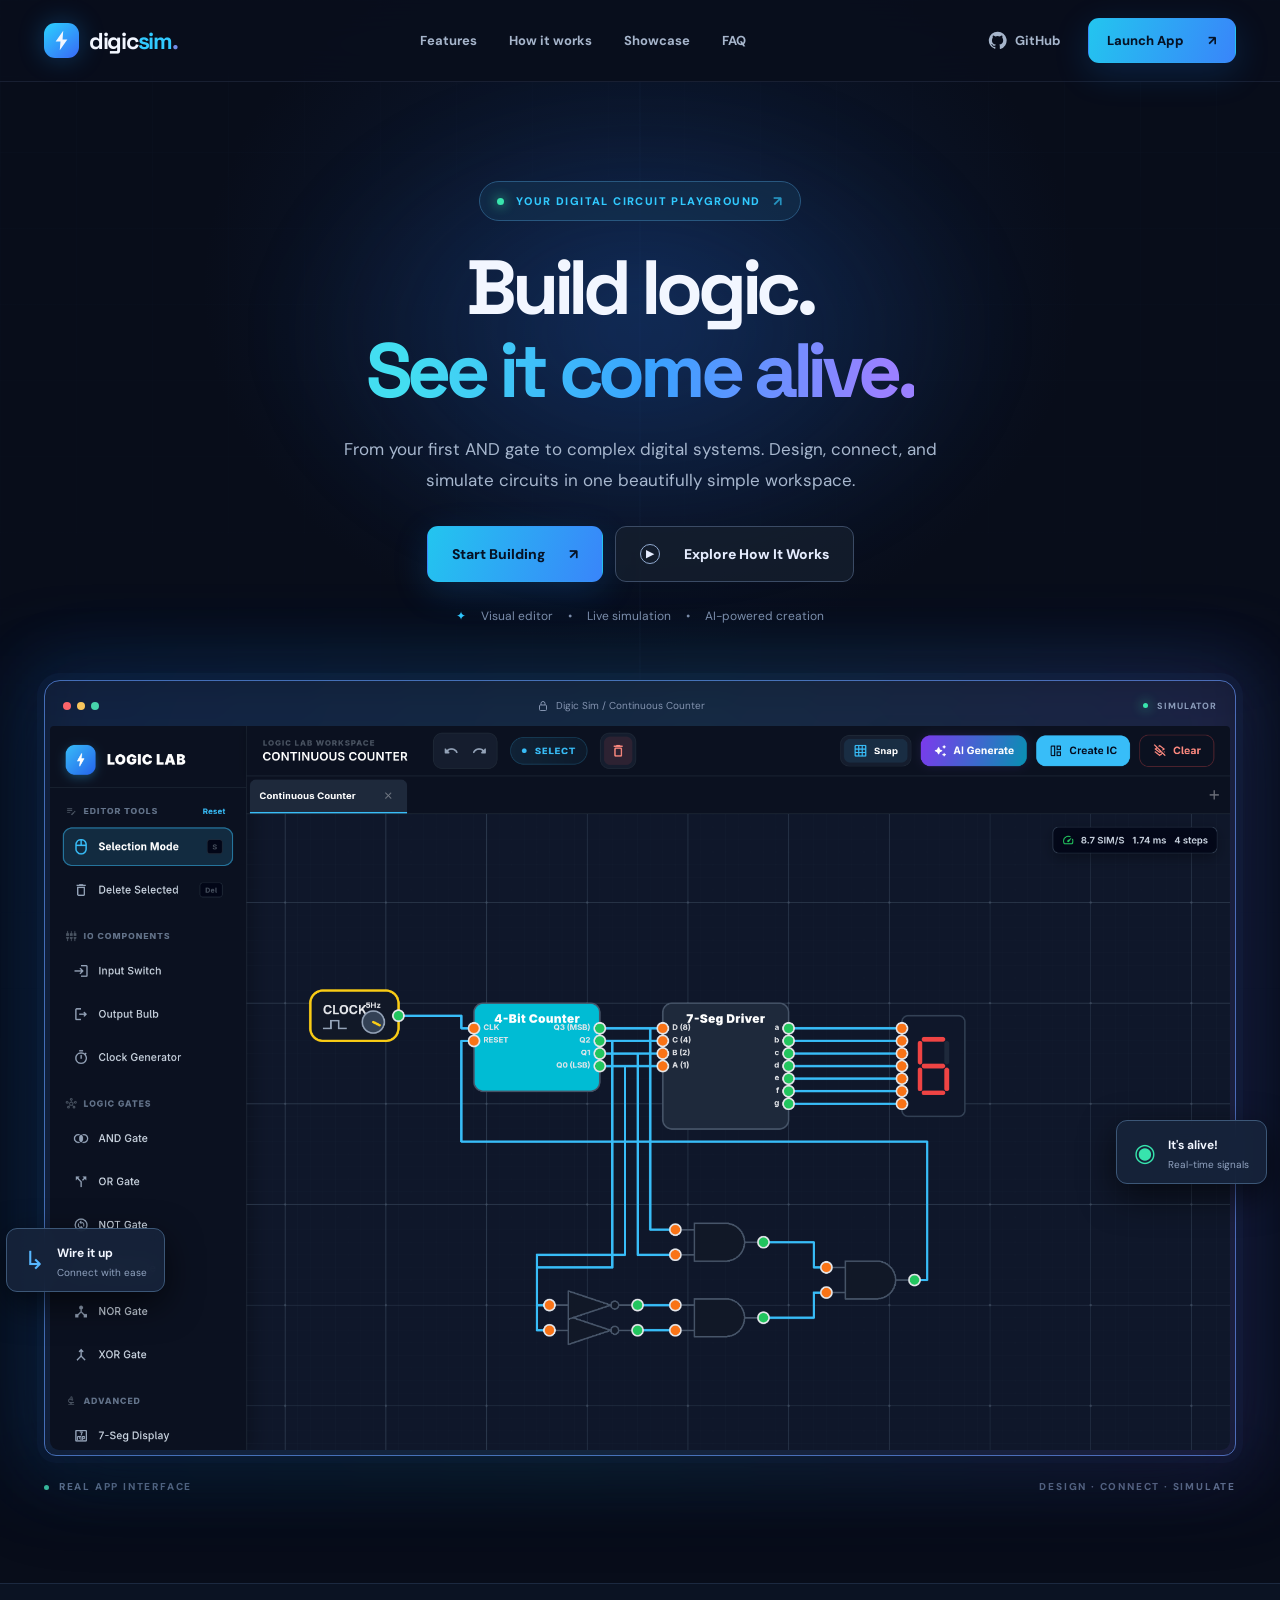
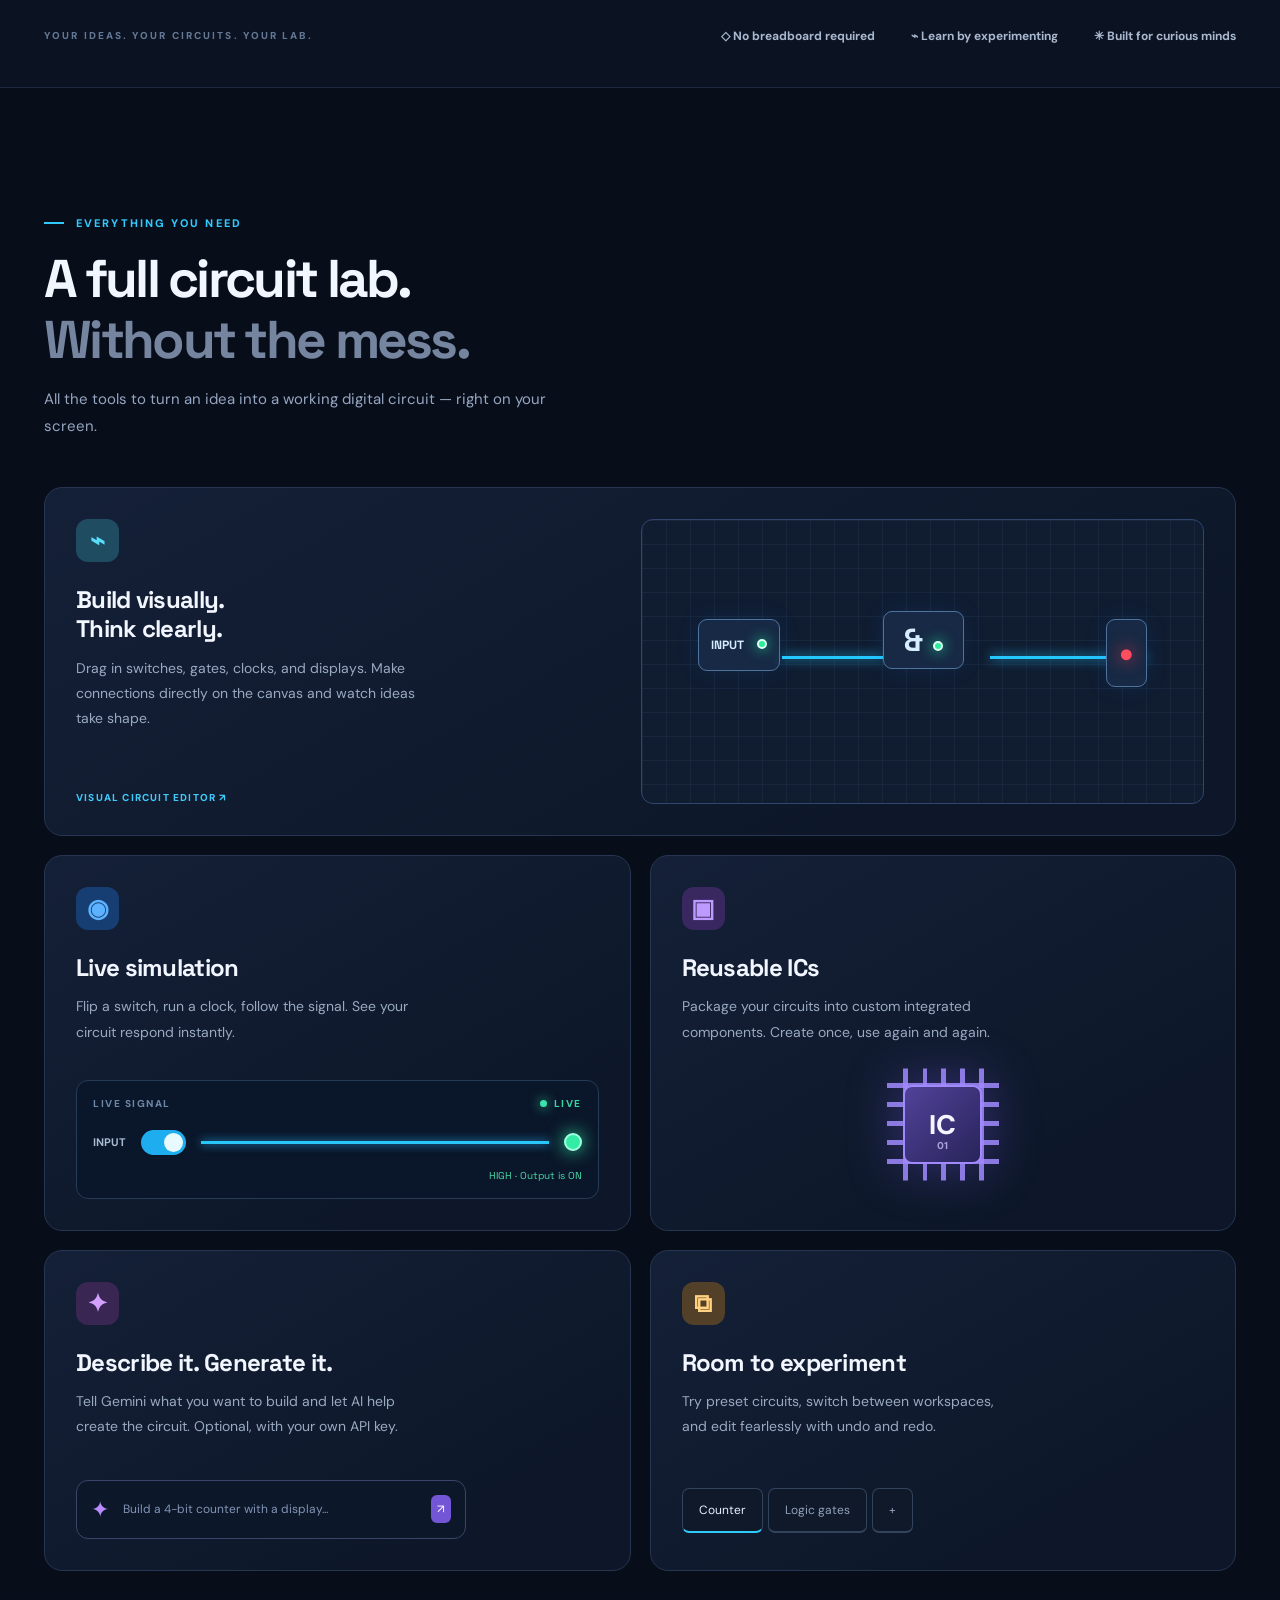
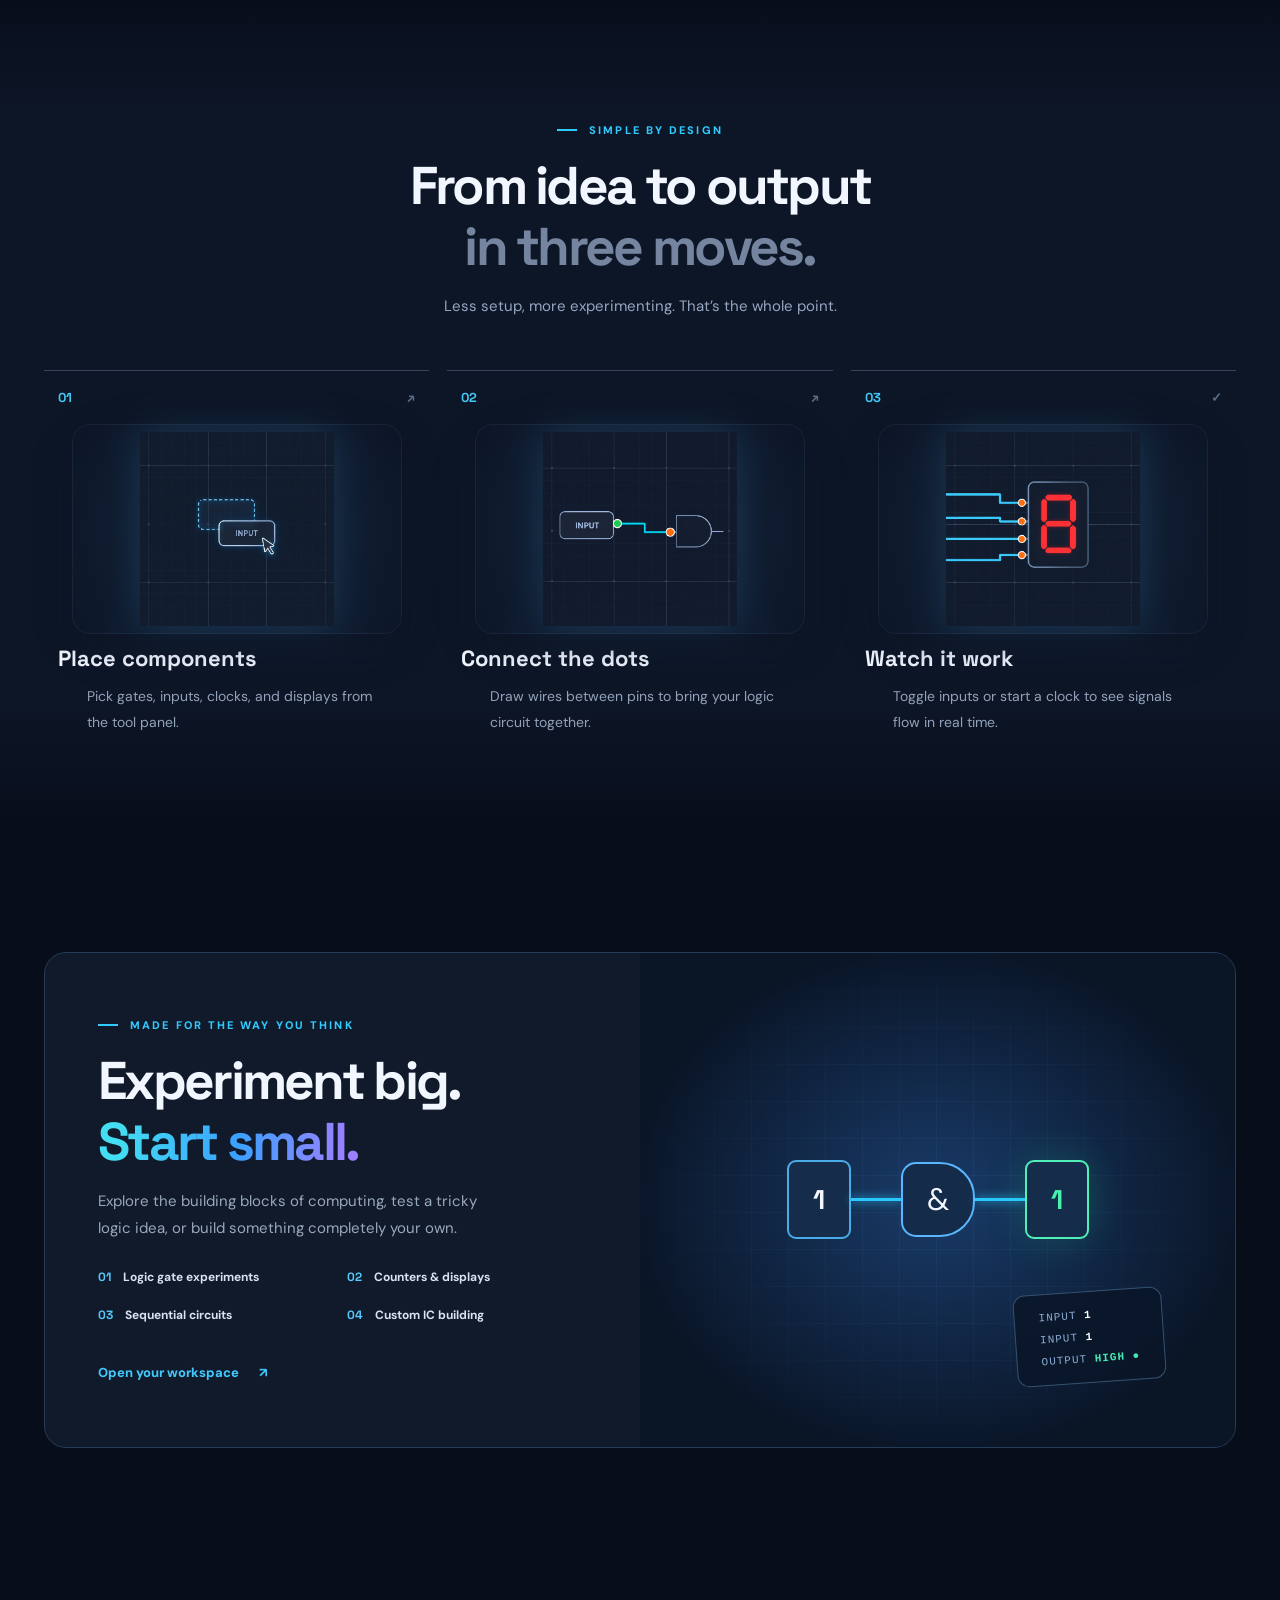
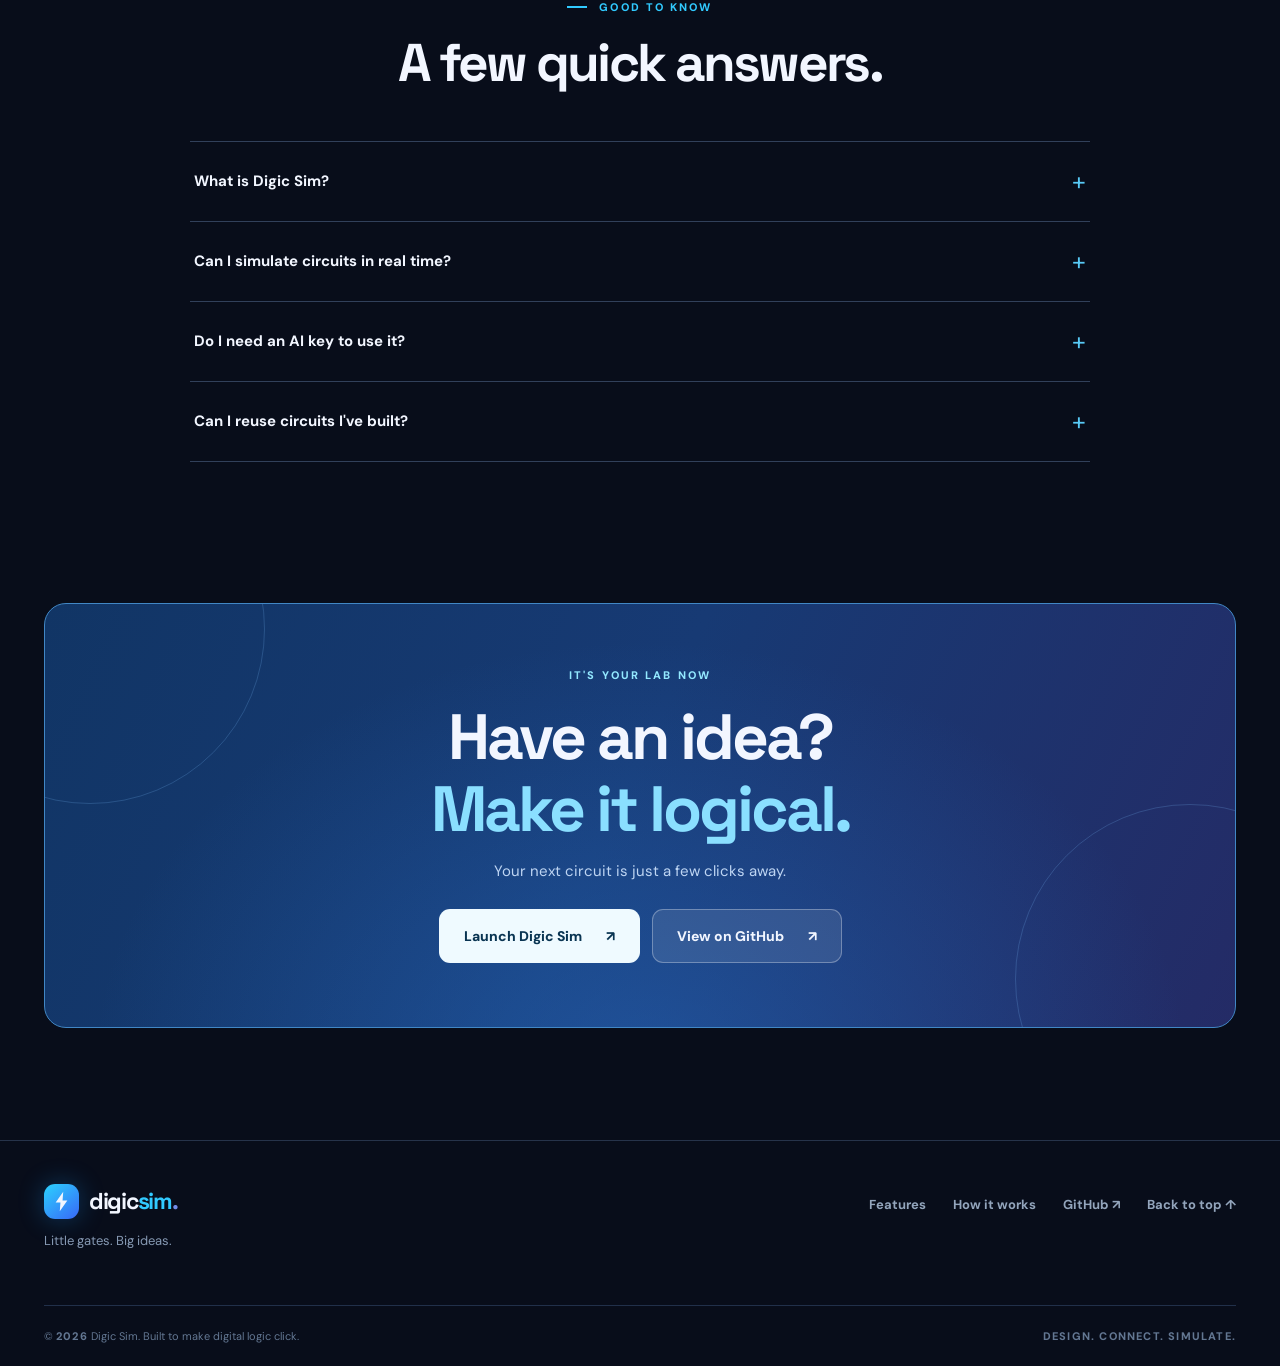
<file: digic-sim-landing/index.html>
<!doctype html>
<html lang="en">
<head>
  <meta charset="UTF-8" />
  <meta name="viewport" content="width=device-width, initial-scale=1" />
  <meta name="theme-color" content="#090f20" />
  <meta name="description" content="Digic Sim is a visual digital logic simulator. Build, connect and simulate circuits, create reusable ICs and generate circuits with AI." />
  <meta property="og:title" content="Digic Sim — Digital Logic Simulator" />
  <meta property="og:description" content="Your digital circuit playground. Design, simulate, and experiment with digital logic in a visual workspace." />
  <meta property="og:type" content="website" />
  <meta property="og:image" content="assets/logic-lab-banner.png" />
  <title>Digic Sim — Build logic. See it come alive.</title>
  <link rel="icon" href="assets/favicon.svg" type="image/svg+xml" />
  <link rel="stylesheet" href="styles.css" />
  <script defer src="script.js"></script>
</head>
<body>
  <div class="site-bg" aria-hidden="true"></div>
  <header class="site-header" id="top">
    <div class="container header-inner">
      <a class="brand" href="#top" aria-label="Digic Sim home"><span class="brand-icon"><svg viewBox="0 0 24 24" fill="currentColor" aria-hidden="true"><path d="M13.8 1.8 5.9 13h5l-.7 9.2L18.1 11h-5l.7-9.2Z"/></svg></span><span>digic<span class="brand-sub">sim</span><span class="brand-dot">.</span></span></a>
      <nav class="nav" id="site-nav" aria-label="Main navigation"><a href="#features">Features</a><a href="#how-it-works">How it works</a><a href="#showcase">Showcase</a><a href="#faq">FAQ</a></nav>
      <div class="header-actions"><a class="github-link" data-github-link href="https://github.com/carbonanik/digic-sim" target="_blank" rel="noopener noreferrer"><svg viewBox="0 0 24 24" fill="currentColor" aria-hidden="true"><path d="M12 .9a11.1 11.1 0 0 0-3.5 21.6c.55.1.75-.24.75-.53v-2c-3.05.66-3.7-1.3-3.7-1.3-.5-1.25-1.22-1.58-1.22-1.58-.99-.68.08-.67.08-.67 1.1.08 1.68 1.14 1.68 1.14.98 1.67 2.58 1.18 3.2.9.1-.72.38-1.18.69-1.45-2.43-.28-4.98-1.22-4.98-5.46 0-1.2.43-2.19 1.14-2.96-.12-.28-.5-1.4.11-2.9 0 0 .93-.3 3.05 1.13a10.6 10.6 0 0 1 5.55 0c2.12-1.43 3.04-1.13 3.04-1.13.61 1.5.23 2.62.12 2.9.71.77 1.13 1.76 1.13 2.96 0 4.25-2.55 5.17-4.98 5.45.39.34.74 1.01.74 2.05v3.04c0 .29.2.64.76.53A11.1 11.1 0 0 0 12 .9Z"/></svg> GitHub</a><a class="btn btn-primary header-cta" data-app-link href="#showcase">Launch App <span aria-hidden="true">↗</span></a></div>
      <button class="menu-toggle" id="menu-toggle" type="button" aria-label="Open navigation" aria-expanded="false" aria-controls="site-nav"><span></span><span></span><span></span></button>
    </div>
  </header>
  <main>
    <section class="hero container" aria-labelledby="hero-title">
      <div class="hero-halo" aria-hidden="true"></div>
      <div class="eyebrow reveal"><span class="pulse"></span> YOUR DIGITAL CIRCUIT PLAYGROUND <span class="eyebrow-arrow">↗</span></div>
      <h1 class="reveal" id="hero-title">Build logic.<br/><span class="gradient-text">See it come alive.</span></h1>
      <p class="hero-copy reveal">From your first AND gate to complex digital systems. Design, connect, and simulate circuits in one beautifully simple workspace.</p>
      <div class="hero-actions reveal"><a class="btn btn-primary btn-large" data-app-link href="#showcase">Start Building <span aria-hidden="true">↗</span></a><button class="btn btn-outline btn-large" id="explore-video-button" type="button"><span class="play-icon" aria-hidden="true">▶</span> Explore How It Works</button></div>
      <div class="hero-proof reveal"><span class="proof-symbol">✦</span> Visual editor <span>•</span> Live simulation <span>•</span> AI-powered creation</div>
      <div class="showcase-shell reveal" id="showcase">
        <div class="showcase-glow" aria-hidden="true"></div>
        <div class="window-top"><div class="window-dots" aria-hidden="true"><i></i><i></i><i></i></div><span class="window-url"><svg viewBox="0 0 24 24" fill="none" stroke="currentColor" stroke-width="2" aria-hidden="true"><rect x="5" y="10" width="14" height="11" rx="2"/><path d="M8 10V7a4 4 0 0 1 8 0v3"/></svg> Digic Sim / Continuous Counter</span><span class="window-live"><span class="pulse"></span> SIMULATOR</span></div>
        <img class="simulator-image" src="assets/simulator.png" width="1564" height="960" alt="Digic Sim simulator showing a continuous counter circuit with connected clock, 4-bit counter, 7-segment driver, and gates" fetchpriority="high" />
        <div class="float-card float-card-left" aria-hidden="true"><span class="float-icon">↳</span><span><b>Wire it up</b><small>Connect with ease</small></span></div>
        <div class="float-card float-card-right" aria-hidden="true"><span class="float-icon teal">◉</span><span><b>It's alive!</b><small>Real-time signals</small></span></div>
      </div>
      <div class="showcase-caption"><span><span class="caption-dot"></span> REAL APP INTERFACE</span><span>DESIGN · CONNECT · SIMULATE</span></div>
    </section>
    <section class="trust-strip"><div class="container trust-inner"><p>YOUR IDEAS. YOUR CIRCUITS. YOUR LAB.</p><div class="trust-details"><span>◇ No breadboard required</span><span>⌁ Learn by experimenting</span><span>✳ Built for curious minds</span></div></div></section>
    <section class="section container" id="features" aria-labelledby="features-title"><div class="section-heading reveal"><div class="section-kicker"><span class="dash"></span> EVERYTHING YOU NEED</div><h2 id="features-title">A full circuit lab.<br/><span class="text-muted">Without the mess.</span></h2><p>All the tools to turn an idea into a working digital circuit — right on your screen.</p></div><div class="feature-grid">
      <article class="feature-card feature-wide reveal"><div class="feature-text"><div class="feature-icon cyan">⌁</div><h3>Build visually.<br/>Think clearly.</h3><p>Drag in switches, gates, clocks, and displays. Make connections directly on the canvas and watch ideas take shape.</p><span class="feature-tag">VISUAL CIRCUIT EDITOR ↗</span></div><div class="mini-editor" aria-hidden="true"><div class="mini-grid"></div><div class="mini-block mini-switch">INPUT <span class="green-led"></span></div><div class="mini-wire wire-one"></div><div class="mini-block mini-gate">&amp;<span class="green-led"></span></div><div class="mini-wire wire-two"></div><div class="mini-block mini-output">●</div></div></article>
      <article class="feature-card reveal"><div class="feature-icon blue">◉</div><h3>Live simulation</h3><p>Flip a switch, run a clock, follow the signal. See your circuit respond instantly.</p><div class="signal-demo" aria-label="Interactive logic signal demonstration"><div class="signal-header"><span>LIVE SIGNAL</span><span class="live-tag"><span class="pulse"></span> LIVE</span></div><div class="signal-line"><span>INPUT</span><button id="demo-switch" class="demo-switch" type="button" aria-pressed="true" aria-label="Toggle simulated signal"><span></span></button><span class="demo-line" id="demo-line"></span><span id="demo-led" class="demo-led active"></span></div><span class="demo-caption" id="demo-caption">HIGH · Output is ON</span></div></article>
      <article class="feature-card reveal"><div class="feature-icon purple">▣</div><h3>Reusable ICs</h3><p>Package your circuits into custom integrated components. Create once, use again and again.</p><div class="chip-art" aria-hidden="true"><div class="chip-inner">IC<span>01</span></div></div></article>
      <article class="feature-card reveal"><div class="feature-icon violet">✦</div><h3>Describe it. Generate it.</h3><p>Tell Gemini what you want to build and let AI help create the circuit. Optional, with your own API key.</p><div class="prompt-art" aria-hidden="true"><span class="prompt-spark">✦</span><span>Build a 4-bit counter with a display...</span><span class="prompt-arrow">↗</span></div></article>
      <article class="feature-card reveal"><div class="feature-icon amber">⧉</div><h3>Room to experiment</h3><p>Try preset circuits, switch between workspaces, and edit fearlessly with undo and redo.</p><div class="workspace-art" aria-hidden="true"><span class="active">Counter</span><span>Logic gates</span><span>+</span></div></article>
    </div></section>
    <section class="section steps-section" id="how-it-works"><div class="container"><div class="section-heading centered reveal"><div class="section-kicker"><span class="dash"></span> SIMPLE BY DESIGN</div><h2>From idea to output<br/><span class="text-muted">in three moves.</span></h2><p>Less setup, more experimenting. That’s the whole point.</p></div>    <div class="steps-grid"><article class="step reveal"><div class="step-num">01<span>↗</span></div><img class="step-visual" src="assets/1-component-pacement.png" alt="Place components on the circuit board" /><h3>Place components</h3><p>Pick gates, inputs, clocks, and displays from the tool panel.</p></article><article class="step reveal"><div class="step-num">02<span>↗</span></div><img class="step-visual" src="assets/2-component-connection.png" alt="Connect logic components together" /><h3>Connect the dots</h3><p>Draw wires between pins to bring your logic circuit together.</p></article><article class="step reveal"><div class="step-num">03<span>✓</span></div><img class="step-visual" src="assets/3-component-running.png" alt="Run the circuit and observe output" /><h3>Watch it work</h3><p>Toggle inputs or start a clock to see signals flow in real time.</p></article></div></div></section>
    <section class="section container" id="possibilities"><div class="split-panel reveal"><div class="split-copy"><div class="section-kicker"><span class="dash"></span> MADE FOR THE WAY YOU THINK</div><h2>Experiment big.<br/><span class="gradient-text">Start small.</span></h2><p>Explore the building blocks of computing, test a tricky logic idea, or build something completely your own.</p><div class="use-cases"><span><b>01</b> Logic gate experiments</span><span><b>02</b> Counters &amp; displays</span><span><b>03</b> Sequential circuits</span><span><b>04</b> Custom IC building</span></div><a class="text-link" data-app-link href="#showcase">Open your workspace <span>↗</span></a></div><div class="split-visual"><div class="circuit-pattern"></div><div class="logic-sequence" aria-hidden="true"><span class="logic-node">1</span><span class="logic-connection"></span><span class="logic-gate-symbol">&amp;</span><span class="logic-connection"></span><span class="logic-result">1</span></div><div class="code-float">INPUT <b>1</b><br/>INPUT <b>1</b><br/>OUTPUT <b class="result-high">HIGH ●</b></div></div></div></section>
    <section class="section faq-section container" id="faq"><div class="section-heading centered reveal"><div class="section-kicker"><span class="dash"></span> GOOD TO KNOW</div><h2>A few quick answers.</h2></div><div class="faq-list reveal"><details><summary>What is Digic Sim?<span>+</span></summary><p>Digic Sim is a Flutter application for designing and simulating digital logic circuits with a visual editor.</p></details><details><summary>Can I simulate circuits in real time?<span>+</span></summary><p>Yes. Connect components, toggle input switches, and run clocks to observe the logic signals and outputs update.</p></details><details><summary>Do I need an AI key to use it?<span>+</span></summary><p>No. The visual editor and simulation work independently. AI circuit generation is an optional feature that uses a Gemini API key you provide.</p></details><details><summary>Can I reuse circuits I've built?<span>+</span></summary><p>Yes. Digic Sim supports creating reusable integrated circuits (ICs) from your designs, along with multiple workspaces and preset circuits.</p></details></div></section>
    <section class="cta-section container"><div class="cta-panel reveal"><div class="cta-orb orb-one" aria-hidden="true"></div><div class="cta-orb orb-two" aria-hidden="true"></div><div class="section-kicker">IT'S YOUR LAB NOW</div><h2>Have an idea?<br/><span>Make it logical.</span></h2><p>Your next circuit is just a few clicks away.</p><div class="cta-actions"><a class="btn btn-light btn-large" data-app-link href="#showcase">Launch Digic Sim <span>↗</span></a><a class="btn btn-glass btn-large" data-github-link href="https://github.com/carbonanik/digic-sim" target="_blank" rel="noopener noreferrer">View on GitHub <span>↗</span></a></div></div></section>
  </main>
  <dialog class="video-dialog" id="video-dialog" aria-label="Explore how Digic Sim works">
    <div class="video-dialog-content">
      <button class="video-dialog-close" id="video-dialog-close" type="button" aria-label="Close video">×</button>
      <div class="video-frame">
        <iframe id="how-it-works-video" title="Explore how Digic Sim works" allow="autoplay; encrypted-media; picture-in-picture" referrerpolicy="strict-origin-when-cross-origin" allowfullscreen></iframe>
      </div>
    </div>
  </dialog>
  <footer class="footer"><div class="container footer-top"><div><a class="brand" href="#top"><span class="brand-icon"><svg viewBox="0 0 24 24" fill="currentColor"><path d="M13.8 1.8 5.9 13h5l-.7 9.2L18.1 11h-5l.7-9.2Z"/></svg></span><span>digic<span class="brand-sub">sim</span><span class="brand-dot">.</span></span></a><p>Little gates. Big ideas.</p></div><div class="footer-links"><a href="#features">Features</a><a href="#how-it-works">How it works</a><a data-github-link href="https://github.com/carbonanik/digic-sim" target="_blank" rel="noopener noreferrer">GitHub ↗</a><a href="#top">Back to top ↑</a></div></div><div class="container footer-bottom"><span>© <span id="year"></span> Digic Sim. Built to make digital logic click.</span><span>DESIGN. CONNECT. SIMULATE.</span></div></footer>
</body>
</html>
</file>
<file: digic-sim-landing/styles.css>
@import url('https://fonts.googleapis.com/css2?family=DM+Sans:wght@400;500;600;700;800&family=Space+Grotesk:wght@400;500;600;700&display=swap');

:root {
    --bg: #080d1a;
    --panel: #10192c;
    --panel2: #121e34;
    --line: #263249;
    --text: #f2f6ff;
    --muted: #8897b1;
    --cyan: #31caff;
    --blue: #3a80fb;
    --purple: #876bfb;
    --green: #37e4ad;
    --container: 1192px
}

* {
    box-sizing: border-box
}

html {
    scroll-behavior: smooth;
    scroll-padding-top: 92px
}

body {
    margin: 0;
    background: var(--bg);
    color: var(--text);
    font-family: 'DM Sans', sans-serif;
    -webkit-font-smoothing: antialiased;
    overflow-x: hidden
}

a {
    color: inherit;
    text-decoration: none
}

button {
    font: inherit
}

button:focus-visible,
a:focus-visible,
summary:focus-visible {
    outline: 2px solid var(--cyan);
    outline-offset: 4px
}

::selection {
    background: #2c9cdbaa;
    color: #fff
}

.site-bg {
    pointer-events: none;
    position: absolute;
    inset: 0 0 auto;
    height: 1250px;
    z-index: -1;
    background: radial-gradient(ellipse 38% 32% at 50% 23%, #14326371, transparent 90%), linear-gradient(90deg, transparent 49.9%, #15233a38 50%, transparent 50.1%);
    overflow: hidden
}

.site-bg:after {
    content: '';
    position: absolute;
    inset: 0;
    background-image: linear-gradient(#19274322 1px, transparent 1px), linear-gradient(90deg, #19274322 1px, transparent 1px);
    background-size: 76px 76px;
    mask-image: linear-gradient(#0009, transparent 85%)
}

.container {
    width: min(calc(100% - 56px), var(--container));
    margin: auto
}

.site-header {
    height: 82px;
    position: relative;
    z-index: 50;
    border-bottom: 1px solid #26314786;
    background: #090f1ded;
    backdrop-filter: blur(18px)
}

.header-inner {
    height: 100%;
    display: flex;
    align-items: center;
    gap: 42px
}

.brand {
    font-family: 'Space Grotesk', sans-serif;
    font-size: 23px;
    font-weight: 700;
    letter-spacing: -1.3px;
    display: inline-flex;
    align-items: center;
    gap: 10px;
    white-space: nowrap
}

.brand-icon {
    height: 35px;
    width: 35px;
    border-radius: 11px;
    background: linear-gradient(140deg, #2bd2fe, #3868f7);
    display: grid;
    place-items: center;
    box-shadow: 0 0 26px #1a9cff4d
}

.brand-icon svg {
    width: 23px;
    height: 23px
}

.brand-sub {
    color: var(--cyan)
}

.brand-dot {
    color: #738de9
}

.nav {
    display: flex;
    gap: 32px;
    margin: auto
}

.nav a,
.github-link {
    font-size: 13px;
    font-weight: 700;
    color: #a6b5cb;
    transition: color .2s
}

.nav a:hover,
.github-link:hover,
.footer a:hover {
    color: #fff
}

.header-actions {
    display: flex;
    align-items: center;
    gap: 27px
}

.github-link {
    display: flex;
    align-items: center;
    gap: 8px;
    white-space: nowrap
}

.github-link svg {
    width: 19px;
    height: 19px
}

.btn {
    border-radius: 11px;
    display: inline-flex;
    align-items: center;
    justify-content: center;
    gap: 24px;
    font-weight: 800;
    font-size: 13px;
    white-space: nowrap;
    transition: transform .22s, box-shadow .22s, background .22s;
    border: 1px solid transparent
}

.btn:hover {
    transform: translateY(-3px)
}

.btn-primary {
    background: linear-gradient(110deg, #23c5ef, #3985fa);
    color: #061225;
    padding: 13px 18px;
    box-shadow: 0 10px 35px #188cfd2e
}

.btn-primary:hover {
    box-shadow: 0 15px 38px #188cfd57
}

.btn-large {
    padding: 17px 24px;
    font-size: 14px;
    min-height: 54px
}

.btn-outline {
    background: #151e2ecc;
    border-color: #3b4b65;
    color: #e6edff
}

.btn-outline:hover {
    background: #1c2940
}

.play-icon {
    font-size: 10px;
    border: 1px solid #90a9cf;
    border-radius: 50%;
    width: 20px;
    height: 20px;
    display: grid;
    place-items: center
}

.menu-toggle {
    display: none
}

.hero {
    position: relative;
    text-align: center;
    padding-top: 99px
}

.hero-halo {
    position: absolute;
    pointer-events: none;
    top: 10px;
    left: 20%;
    width: 60%;
    height: 480px;
    background: radial-gradient(ellipse, #1c53aa48, transparent 72%);
    filter: blur(32px);
    z-index: -1
}

.eyebrow,
.section-kicker {
    font-size: 11px;
    letter-spacing: 2.1px;
    color: var(--cyan);
    font-weight: 800;
    display: flex;
    align-items: center;
    gap: 12px
}

.eyebrow {
    justify-content: center;
    background: #15335191;
    border: 1px solid #28577f;
    border-radius: 100px;
    width: max-content;
    max-width: 100%;
    margin: auto;
    padding: 10px 17px;
    letter-spacing: 1.4px
}

.pulse {
    display: inline-block;
    height: 7px;
    width: 7px;
    border-radius: 50%;
    background: #39e5ad;
    box-shadow: 0 0 12px #36efa8;
    animation: blink 2.5s ease-in-out infinite
}

.eyebrow-arrow {
    font-size: 14px;
    opacity: .65
}

.hero h1,
h2,
h3 {
    font-family: 'Space Grotesk', sans-serif
}

.hero h1 {
    font-size: clamp(50px, 6vw, 88px);
    line-height: 1.08;
    letter-spacing: -5.3px;
    font-weight: 700;
    margin: 25px auto 22px
}

.gradient-text {
    background: linear-gradient(95deg, #43def1 8%, #3aa1ff 53%, #9a80ff 94%);
    background-clip: text;
    color: transparent
}

.hero-copy {
    max-width: 640px;
    font-size: 17px;
    color: #a7b7ce;
    line-height: 1.85;
    margin: 0 auto
}

.hero-actions {
    display: flex;
    gap: 12px;
    justify-content: center;
    margin-top: 29px
}

.hero-proof {
    color: #7e8fab;
    font-size: 12px;
    margin: 26px 0 56px;
    display: flex;
    align-items: center;
    justify-content: center;
    gap: 15px
}

.proof-symbol {
    color: var(--cyan)
}

.showcase-shell {
    position: relative;
    border: 1px solid #496db1;
    border-radius: 16px 16px 12px 12px;
    background: #101728;
    padding: 5px;
    box-shadow: 0 22px 80px #0009, 0 0 0 7px #1e3b6b27, 0 0 90px #1b87ff23;
    text-align: left
}

.showcase-glow {
    position: absolute;
    inset: -25px;
    z-index: -1;
    filter: blur(36px);
    background: linear-gradient(100deg, #136cf321, #36aafc21, #785afd23)
}

.window-top {
    height: 40px;
    display: flex;
    align-items: center;
    padding: 0 13px;
    gap: 15px
}

.window-dots {
    display: flex;
    gap: 6px
}

.window-dots i {
    width: 8px;
    height: 8px;
    background: #fc646a;
    border-radius: 50%
}

.window-dots i:nth-child(2) {
    background: #f8c65c
}

.window-dots i:nth-child(3) {
    background: #47d4ab
}

.window-url {
    color: #8494b0;
    font-size: 10px;
    display: flex;
    align-items: center;
    gap: 7px;
    margin: auto
}

.window-url svg {
    width: 12px;
    height: 12px
}

.window-live {
    font-size: 9px;
    font-weight: 800;
    letter-spacing: 1px;
    color: #8b9cba;
    display: flex;
    gap: 9px;
    align-items: center
}

.window-live .pulse {
    width: 5px;
    height: 5px
}

.simulator-image {
    width: 100%;
    height: auto;
    display: block;
    border-radius: 4px 4px 9px 9px;
    aspect-ratio: 1564/960;
    object-fit: contain
}

.float-card {
    position: absolute;
    display: flex;
    gap: 12px;
    align-items: center;
    padding: 12px 17px;
    background: #17243be8;
    border: 1px solid #3c5777;
    border-radius: 11px;
    box-shadow: 0 12px 35px #0009;
    text-align: left;
    backdrop-filter: blur(10px)
}

.float-card-left {
    left: -39px;
    bottom: 21%
}

.float-card-right {
    right: -32px;
    bottom: 35%
}

.float-card b {
    font-size: 12px
}

.float-card small {
    display: block;
    color: #92a4c1;
    font-size: 10px;
    margin-top: 4px
}

.float-icon {
    font-size: 25px;
    color: #57b7ff
}

.float-icon.teal {
    color: var(--green)
}

.showcase-caption {
    display: flex;
    justify-content: space-between;
    color: #6f819e;
    font-size: 10px;
    letter-spacing: 1.8px;
    font-weight: 800;
    padding: 24px 0 0
}

.caption-dot {
    width: 5px;
    height: 5px;
    background: #43d5ac;
    display: inline-block;
    border-radius: 50%;
    margin-right: 6px
}

.trust-strip {
    border-top: 1px solid #1c2940;
    border-bottom: 1px solid #1c2940;
    margin-top: 90px;
    background: #0b1323
}

.trust-inner {
    min-height: 103px;
    display: flex;
    justify-content: space-between;
    align-items: center;
    gap: 20px
}

.trust-inner p {
    font-size: 10px;
    letter-spacing: 2.1px;
    color: #647895;
    font-weight: 800
}

.trust-details {
    display: flex;
    gap: 36px;
    font-size: 12px;
    font-weight: 700;
    color: #a9b8cf
}

.section {
    padding-top: 128px;
    padding-bottom: 24px
}

.section-heading {
    margin-bottom: 47px
}

.section-kicker {
    margin-bottom: 19px
}

.dash {
    width: 20px;
    height: 2px;
    background: var(--cyan)
}

.section-heading h2,
.split-copy h2 {
    font-size: clamp(38px, 4.15vw, 58px);
    line-height: 1.15;
    letter-spacing: -2.7px;
    margin: 0 0 15px
}

.text-muted {
    color: #7585a0
}

.section-heading p {
    font-size: 15px;
    line-height: 1.8;
    color: #95a6c1;
    max-width: 520px;
    margin: 0
}

.feature-grid {
    display: grid;
    grid-template-columns: repeat(2, minmax(0, 1fr));
    gap: 19px
}

.feature-card {
    border: 1px solid #263650;
    border-radius: 18px;
    background: linear-gradient(150deg, #142037, #0d1729 78%);
    min-height: 316px;
    padding: 31px;
    position: relative;
    overflow: hidden;
    transition: transform .25s, border-color .25s
}

.feature-card:hover {
    border-color: #45678a;
    transform: translateY(-4px)
}

.feature-wide {
    grid-column: span 2;
    min-height: 349px;
    display: grid;
    grid-template-columns: 1fr 1.05fr;
    gap: 28px
}

.feature-icon {
    height: 43px;
    width: 43px;
    border-radius: 12px;
    display: grid;
    place-items: center;
    font-size: 25px;
    font-weight: 700;
    margin-bottom: 23px;
    background: #204c62;
    color: #58def9
}

.feature-icon.blue {
    background: #173e72;
    color: #5db2ff
}

.feature-icon.purple {
    background: #39275f;
    color: #bd9aff
}

.feature-icon.violet {
    background: #392653;
    color: #d3a0ff
}

.feature-icon.amber {
    background: #524029;
    color: #ffd180
}

.feature-card h3 {
    font-size: 24px;
    line-height: 1.22;
    letter-spacing: -.7px;
    margin: 0 0 12px
}

.feature-card p {
    color: #99a9c0;
    line-height: 1.8;
    font-size: 14px;
    max-width: 340px;
    margin: 0
}

.feature-tag {
    position: absolute;
    bottom: 31px;
    left: 31px;
    letter-spacing: 1.2px;
    font-size: 10px;
    color: #40cafa;
    font-weight: 800
}

.mini-editor {
    align-self: stretch;
    position: relative;
    background-color: #101c30;
    background-image: linear-gradient(#21395460 1px, transparent 1px), linear-gradient(90deg, #21395460 1px, transparent 1px);
    background-size: 24px 24px;
    border: 1px solid #30466c;
    border-radius: 12px;
    min-height: 270px;
    overflow: hidden
}

.mini-block {
    position: absolute;
    border: 1px solid #4d749f;
    background: #172944;
    border-radius: 9px;
    padding: 17px 12px;
    font-family: 'Space Grotesk';
    font-weight: 800;
    color: #d5edff;
    box-shadow: 0 0 22px #1579de20
}

.mini-switch {
    left: 10%;
    top: 35%;
    font-size: 12px
}

.green-led {
    display: inline-block;
    background: #2bed9b;
    border: 2px solid #defef1;
    width: 10px;
    height: 10px;
    border-radius: 50%;
    margin-left: 10px;
    box-shadow: 0 0 14px #22eba7
}

.mini-gate {
    left: 43%;
    top: 32%;
    font-size: 32px;
    padding: 8px 20px
}

.mini-output {
    right: 10%;
    top: 35%;
    font-size: 25px;
    color: #ff4d60;
    text-shadow: 0 0 17px #f73c4d
}

.mini-wire {
    height: 3px;
    position: absolute;
    top: 48%;
    background: #24c7ff;
    box-shadow: 0 0 12px #24c7ff
}

.wire-one {
    left: 25%;
    width: 18%
}

.wire-two {
    left: 62%;
    width: 28%
}

.signal-demo {
    margin-top: 35px;
    background: #0a1629;
    border-radius: 12px;
    border: 1px solid #263c55;
    padding: 16px
}

.signal-header {
    display: flex;
    justify-content: space-between;
    font-size: 10px;
    letter-spacing: 1.5px;
    color: #6e87a6;
    font-weight: 800
}

.live-tag {
    color: #38d7a5;
    display: flex;
    gap: 7px;
    align-items: center
}

.signal-line {
    display: flex;
    align-items: center;
    gap: 15px;
    margin-top: 20px
}

.signal-line>span:first-child {
    font-size: 11px;
    font-weight: 700;
    color: #a9bcd4
}

.demo-switch {
    padding: 3px;
    background: #1eaeef;
    border: 0;
    border-radius: 50px;
    width: 45px;
    height: 25px;
    cursor: pointer;
    flex-shrink: 0;
    transition: background .2s
}

.demo-switch span {
    display: block;
    background: #e9faff;
    border-radius: 50%;
    width: 19px;
    height: 19px;
    transform: translateX(20px);
    transition: transform .2s
}

.demo-switch:not(.on) {
    background: #3b4a60
}

.demo-switch:not(.on) span {
    transform: translateX(0)
}

.demo-line {
    flex: 1;
    height: 3px;
    background: #29c6fa;
    box-shadow: 0 0 10px #27b8ff;
    transition: all .2s
}

.demo-line.off {
    background: #344761;
    box-shadow: none
}

.demo-led {
    width: 18px;
    height: 18px;
    border-radius: 50%;
    background: #334159;
    border: 2px solid #64728a;
    transition: all .2s
}

.demo-led.active {
    background: #34eba6;
    border-color: #a4ffe2;
    box-shadow: 0 0 18px #33e9a4
}

.demo-caption {
    display: block;
    text-align: right;
    color: #47dba8;
    font-family: 'Space Grotesk';
    font-size: 10px;
    margin-top: 14px
}

.chip-art {
    width: 112px;
    height: 103px;
    margin: 28px auto 0;
    position: relative;
    display: grid;
    place-items: center;
    filter: drop-shadow(0 0 24px #7757eb5e)
}

.chip-inner {
    width: 79px;
    height: 79px;
    background: linear-gradient(135deg, #514299, #28245a);
    border: 2px solid #a08afe;
    border-radius: 9px;
    display: grid;
    place-items: center;
    font-size: 27px;
    font-weight: 800;
    z-index: 1;
    position: relative
}

.chip-inner span {
    font-size: 10px;
    position: absolute;
    bottom: 10px;
    color: #aaa2d8
}

.chip-art:before,
.chip-art:after {
    content: '';
    position: absolute;
    inset: 3px 0;
    background: repeating-linear-gradient(0deg, transparent 0 9px, #a18aff 9px 14px, transparent 14px 19px);
    opacity: .85
}

.chip-art:before {
    left: 0;
    right: 0
}

.chip-art:after {
    transform: rotate(90deg)
}

.prompt-art {
    margin-top: 40px;
    display: flex;
    align-items: center;
    gap: 14px;
    background: #0c1729;
    border: 1px solid #39456a;
    border-radius: 12px;
    padding: 14px;
    color: #8294b5;
    font-size: 12px;
    max-width: 390px
}

.prompt-spark {
    color: #b98bff;
    font-size: 22px
}

.prompt-arrow {
    margin-left: auto;
    background: #7256d6;
    color: white;
    padding: 6px;
    border-radius: 6px
}

.workspace-art {
    display: flex;
    gap: 5px;
    margin-top: 48px;
    flex-wrap: wrap
}

.workspace-art span {
    border: 1px solid #34435c;
    border-bottom: 2px solid #34435c;
    border-radius: 7px;
    padding: 13px 16px;
    background: #0f1929;
    font-size: 12px;
    color: #93a2bb
}

.workspace-art .active {
    border-bottom-color: #30cafa;
    color: #e8efff
}

.steps-section {
    background: linear-gradient(180deg, transparent, #0d1627 14%, #0d1627 85%, transparent)
}

.centered {
    text-align: center
}

.centered .section-kicker {
    justify-content: center
}

.centered p {
    margin: 0 auto
}

.steps-grid {
    display: grid;
    grid-template-columns: repeat(3, 1fr);
    gap: 18px;
    margin-top: 50px
}

.step {
    border-top: 1px solid #34455e;
    padding: 18px 14px 24px;
    min-height: 430px;
    display: flex;
    flex-direction: column
}

.step-num {
    display: flex;
    justify-content: space-between;
    font-family: 'Space Grotesk';
    color: #42c8f3;
    font-weight: 700;
    font-size: 13px
}

.step-num span {
    color: #586c87
}

.step-visual {
    display: block;
    width: min(100%, 330px);
    height: 210px;
    object-fit: contain;
    margin: 18px auto 10px;
    padding: 8px;
    border-radius: 18px;
    background: radial-gradient(circle at center, rgba(58, 121, 176, .15), rgba(10, 19, 31, 0));
    box-shadow: inset 0 0 0 1px rgba(138, 178, 220, .08), 0 12px 30px rgba(10, 17, 29, .38);
    filter: drop-shadow(0 0 18px rgba(78, 173, 232, .18))
}

.step h3 {
    font-size: 22px;
    margin: 0 0 12px
}

.step p {
    color: #92a2b9;
    line-height: 1.85;
    font-size: 14px;
    max-width: 300px;
    margin: 0 auto
}

.split-panel {
    background: #101a2b;
    border: 1px solid #263c55;
    border-radius: 22px;
    min-height: 470px;
    display: grid;
    grid-template-columns: 1fr 1fr;
    overflow: hidden
}

.split-copy {
    padding: 65px 53px
}

.split-copy p {
    color: #98a8bd;
    font-size: 15px;
    line-height: 1.8;
    max-width: 410px
}

.use-cases {
    display: grid;
    grid-template-columns: 1fr 1fr;
    gap: 22px 8px;
    margin: 27px 0 38px;
    color: #d7e2f4;
    font-size: 12px;
    font-weight: 700
}

.use-cases b {
    color: #56cafa;
    margin-right: 9px;
    font-family: 'Space Grotesk'
}

.text-link {
    color: #41c8fd;
    font-size: 13px;
    font-weight: 800;
    display: inline-flex;
    gap: 20px
}

.text-link:hover {
    color: #fff
}

.split-visual {
    position: relative;
    background: radial-gradient(ellipse at center, #193b69, #0a1526 74%);
    display: grid;
    place-items: center;
    overflow: hidden
}

.circuit-pattern {
    position: absolute;
    inset: 0;
    background-image: linear-gradient(#2b578647 1px, transparent 1px), linear-gradient(90deg, #2b578647 1px, transparent 1px);
    background-size: 37px 37px;
    mask-image: radial-gradient(#000, transparent 75%)
}

.logic-sequence {
    display: flex;
    align-items: center;
    position: relative;
    z-index: 1
}

.logic-node,
.logic-result {
    border: 2px solid #4aace7;
    border-radius: 9px;
    background: #152c4b;
    font-family: 'Space Grotesk';
    font-size: 27px;
    font-weight: 800;
    padding: 20px 24px
}

.logic-result {
    border-color: #51efb8;
    color: #4af0ae;
    box-shadow: 0 0 40px #23e29c33
}

.logic-connection {
    height: 3px;
    width: 50px;
    background: #29c8ff;
    box-shadow: 0 0 10px #29c8ff
}

.logic-gate-symbol {
    border: 2px solid #59b6ff;
    border-radius: 15px 35px 35px 15px;
    padding: 15px 24px;
    font-size: 31px;
    background: #142b49
}

.code-float {
    position: absolute;
    right: 12%;
    bottom: 13%;
    font-family: monospace;
    font-size: 11px;
    letter-spacing: 1px;
    line-height: 2;
    color: #8cacd3;
    background: #0b1629e6;
    border: 1px solid #355170;
    padding: 12px 24px;
    border-radius: 12px;
    transform: rotate(-4deg)
}

.code-float b {
    color: #fff
}

.code-float .result-high {
    color: #45e8b3
}

.faq-section {
    max-width: 900px
}

.faq-list {
    border-top: 1px solid #31405a
}

.faq-list details {
    border-bottom: 1px solid #31405a
}

.faq-list summary {
    list-style: none;
    cursor: pointer;
    display: flex;
    justify-content: space-between;
    align-items: center;
    gap: 20px;
    padding: 23px 4px;
    font-size: 15px;
    font-weight: 700
}

.faq-list summary::-webkit-details-marker {
    display: none
}

.faq-list summary span {
    font-size: 25px;
    font-weight: 400;
    color: #58c9f5;
    transition: transform .2s
}

.faq-list details[open] summary span {
    transform: rotate(45deg)
}

.faq-list details p {
    color: #97a8be;
    font-size: 14px;
    line-height: 1.8;
    margin: 0 0 22px;
    max-width: 700px
}

.cta-section {
    padding-top: 117px;
    padding-bottom: 112px
}

.cta-panel {
    min-height: 405px;
    text-align: center;
    position: relative;
    overflow: hidden;
    border: 1px solid #4187c5;
    border-radius: 22px;
    background: radial-gradient(ellipse at 50% 110%, #276fc677, transparent 65%), linear-gradient(115deg, #113565, #173a74 48%, #242b66);
    padding: 64px 24px
}

.cta-panel .section-kicker {
    justify-content: center;
    color: #93e9ff
}

.cta-panel h2 {
    font-size: clamp(43px, 5vw, 65px);
    letter-spacing: -3px;
    line-height: 1.13;
    margin: 12px 0
}

.cta-panel h2 span {
    color: #8adfff
}

.cta-panel p {
    color: #bed5f3;
    font-size: 15px
}

.cta-actions {
    display: flex;
    justify-content: center;
    gap: 12px;
    margin-top: 28px
}

.btn-light {
    background: #effaff;
    color: #093452
}

.btn-glass {
    background: #ffffff1a;
    border-color: #ffffff4d
}

.cta-orb {
    position: absolute;
    border: 1px solid #7cbeff35;
    border-radius: 50%;
    height: 350px;
    width: 350px;
    top: -150px;
    left: -130px
}

.orb-two {
    left: auto;
    right: -130px;
    top: 200px
}

.footer {
    border-top: 1px solid #26334a
}

.footer-top {
    padding: 43px 0;
    display: flex;
    justify-content: space-between;
    gap: 20px
}

.footer-top p {
    color: #8699b3;
    font-size: 13px
}

.footer-links {
    display: flex;
    gap: 27px;
    align-items: flex-start;
    padding-top: 12px;
    color: #93a5bc;
    font-size: 13px;
    font-weight: 700
}

.footer-bottom {
    padding: 23px 0;
    border-top: 1px solid #21304a;
    display: flex;
    justify-content: space-between;
    gap: 20px;
    color: #637792;
    font-size: 11px
}

.footer-bottom span:last-child {
    letter-spacing: 1.2px;
    font-weight: 800
}

.reveal {
    opacity: 1;
    transform: none
}

.js .reveal {
    opacity: 0;
    transform: translateY(18px);
    transition: opacity .7s ease, transform .7s ease
}

.js .reveal.visible {
    opacity: 1;
    transform: translateY(0)
}

@keyframes blink {
    50% {
        opacity: .45
    }
}

@media(max-width:1050px) {
    .nav {
        gap: 18px
    }

    .header-inner {
        gap: 20px
    }

    .header-actions {
        gap: 16px
    }

    .container {
        width: min(calc(100% - 42px), var(--container))
    }

    .float-card-left {
        left: -10px
    }

    .float-card-right {
        right: -10px
    }

    .split-copy {
        padding: 50px 32px
    }

    .trust-details {
        gap: 15px
    }
}

@media(max-width:820px) {
    .site-header {
        height: 72px
    }

    .nav {
        display: none;
        position: absolute;
        top: 72px;
        left: 0;
        right: 0;
        background: #101a2cf7;
        padding: 25px;
        flex-direction: column;
        gap: 23px;
        border-bottom: 1px solid #32455f
    }

    .nav.open {
        display: flex
    }

    .header-actions {
        margin-left: auto
    }

    .github-link {
        display: none
    }

    .menu-toggle {
        border: 1px solid #344862;
        border-radius: 8px;
        background: #122037;
        display: grid;
        place-content: center;
        gap: 5px;
        width: 39px;
        height: 39px;
        cursor: pointer
    }

    .menu-toggle span {
        display: block;
        width: 17px;
        height: 2px;
        background: #def3ff;
        border-radius: 3px
    }

    .hero {
        padding-top: 76px
    }

    .hero h1 {
        letter-spacing: -3.6px
    }

    .trust-inner {
        flex-direction: column;
        justify-content: center;
        padding: 25px 0;
        gap: 8px
    }

    .trust-details {
        flex-wrap: wrap;
        justify-content: center
    }

    .feature-wide {
        grid-template-columns: 1fr 1fr
    }

    .feature-card {
        padding: 24px
    }

    .feature-tag {
        left: 24px
    }

    .mini-editor {
        min-height: 230px
    }

    .split-panel {
        grid-template-columns: 1fr
    }

    .split-visual {
        min-height: 300px
    }

    .footer-links {
        flex-wrap: wrap;
        justify-content: flex-end
    }
}

@media(max-width:600px) {
    .container {
        width: calc(100% - 32px)
    }

    .site-header {
        height: 65px
    }

    .brand {
        font-size: 20px
    }

    .brand-icon {
        width: 31px;
        height: 31px
    }

    .header-cta {
        font-size: 11px;
        padding: 11px
    }

    .header-inner {
        gap: 11px
    }

    .nav {
        top: 65px
    }

    .hero {
        padding-top: 65px
    }

    .hero h1 {
        font-size: clamp(43px, 10.8vw, 62px);
        letter-spacing: -2.9px;
        margin: 23px 0 18px
    }

    .hero-copy {
        font-size: 14px;
        line-height: 1.75
    }

    .eyebrow {
        font-size: 9px;
        letter-spacing: 1px
    }

    .hero-actions {
        flex-direction: column;
        align-items: stretch;
        max-width: 320px;
        margin: 27px auto 0
    }

    .hero-proof {
        gap: 8px;
        font-size: 10px;
        flex-wrap: wrap;
        margin-bottom: 42px
    }

    .showcase-shell {
        border-radius: 11px;
        padding: 3px
    }

    .window-top {
        height: 30px;
        padding: 0 8px
    }

    .window-url {
        font-size: 8px
    }

    .window-live {
        display: none
    }

    .window-dots i {
        width: 6px;
        height: 6px
    }

    .float-card {
        display: none
    }

    .showcase-caption {
        font-size: 8px;
        letter-spacing: 1px
    }

    .trust-strip {
        margin-top: 65px
    }

    .trust-inner p {
        font-size: 9px
    }

    .trust-details {
        font-size: 10px;
        gap: 13px
    }

    .section {
        padding-top: 86px;
        padding-bottom: 0
    }

    .section-heading h2,
    .split-copy h2 {
        font-size: 39px;
        letter-spacing: -2px
    }

    .section-heading p {
        font-size: 14px
    }

    .feature-grid {
        grid-template-columns: 1fr
    }

    .feature-wide {
        grid-column: span 1;
        grid-template-columns: 1fr
    }

    .feature-wide {
        padding-bottom: 75px
    }

    .mini-editor {
        min-height: 230px
    }

    .feature-card {
        min-height: 275px
    }

    .feature-tag {
        bottom: 25px
    }

    .feature-card h3 {
        font-size: 23px
    }

    .feature-card p {
        font-size: 13px
    }

    .steps-grid {
        grid-template-columns: 1fr;
        gap: 3px
    }

    .step {
        display: grid;
        grid-template-columns: 65px 1fr;
        column-gap: 9px;
        padding: 20px 6px
    }

    .step-num {
        grid-column: span 2
    }

    .step-icon {
        grid-row: 2 / 4;
        font-size: 33px;
        margin: 24px 0
    }

    .step h3 {
        margin: 22px 0 3px
    }

    .step p {
        margin: 0
    }

    .split-copy {
        padding: 40px 24px
    }

    .split-visual {
        min-height: 280px
    }

    .use-cases {
        grid-template-columns: 1fr 1fr;
        font-size: 11px
    }

    .logic-connection {
        width: 28px
    }

    .logic-node,
    .logic-result {
        padding: 13px 17px
    }

    .logic-gate-symbol {
        padding: 10px 16px
    }

    .code-float {
        right: 6%;
        bottom: 7%
    }

    .faq-list summary {
        font-size: 14px
    }

    .cta-section {
        padding: 86px 0
    }

    .cta-panel {
        padding: 51px 16px;
        min-height: 360px
    }

    .cta-actions {
        flex-direction: column;
        max-width: 280px;
        margin: 27px auto 0
    }

    .cta-panel h2 {
        letter-spacing: -2px
    }

    .footer-top,
    .footer-bottom {
        flex-direction: column
    }

    .footer-links {
        justify-content: flex-start;
        gap: 18px
    }

    .footer-bottom span:last-child {
        display: none
    }
}

@media(prefers-reduced-motion:reduce) {
    html {
        scroll-behavior: auto
    }

    *,
    *:before,
    *:after {
        animation-duration: .01ms !important;
        transition-duration: .01ms !important
    }

    .js .reveal {
        opacity: 1;
        transform: none
    }
}

.video-dialog {
    width: min(960px, calc(100% - 32px));
    max-width: none;
    padding: 0;
    border: 1px solid #49617f;
    border-radius: 16px;
    background: #0b1323;
    color: var(--text);
    overflow: visible;
    box-shadow: 0 24px 90px #000b
}

.video-dialog::backdrop {
    background: #030711d9;
    backdrop-filter: blur(8px)
}

.video-dialog-content {
    position: relative;
    padding: 12px
}

.video-dialog-close {
    position: absolute;
    z-index: 1;
    top: -16px;
    right: -16px;
    width: 40px;
    height: 40px;
    border: 1px solid #526783;
    border-radius: 50%;
    background: #14223a;
    color: #fff;
    font-size: 26px;
    line-height: 1;
    cursor: pointer
}

.video-frame {
    aspect-ratio: 16/9;
    background: #050914;
    border-radius: 9px;
    overflow: hidden
}

.video-frame iframe {
    width: 100%;
    height: 100%;
    border: 0;
    display: block
}

@media(max-width:600px) {
    .video-dialog-content {
        padding: 7px
    }

    .video-dialog-close {
        top: -14px;
        right: -8px;
        width: 36px;
        height: 36px
    }
}
</file>
